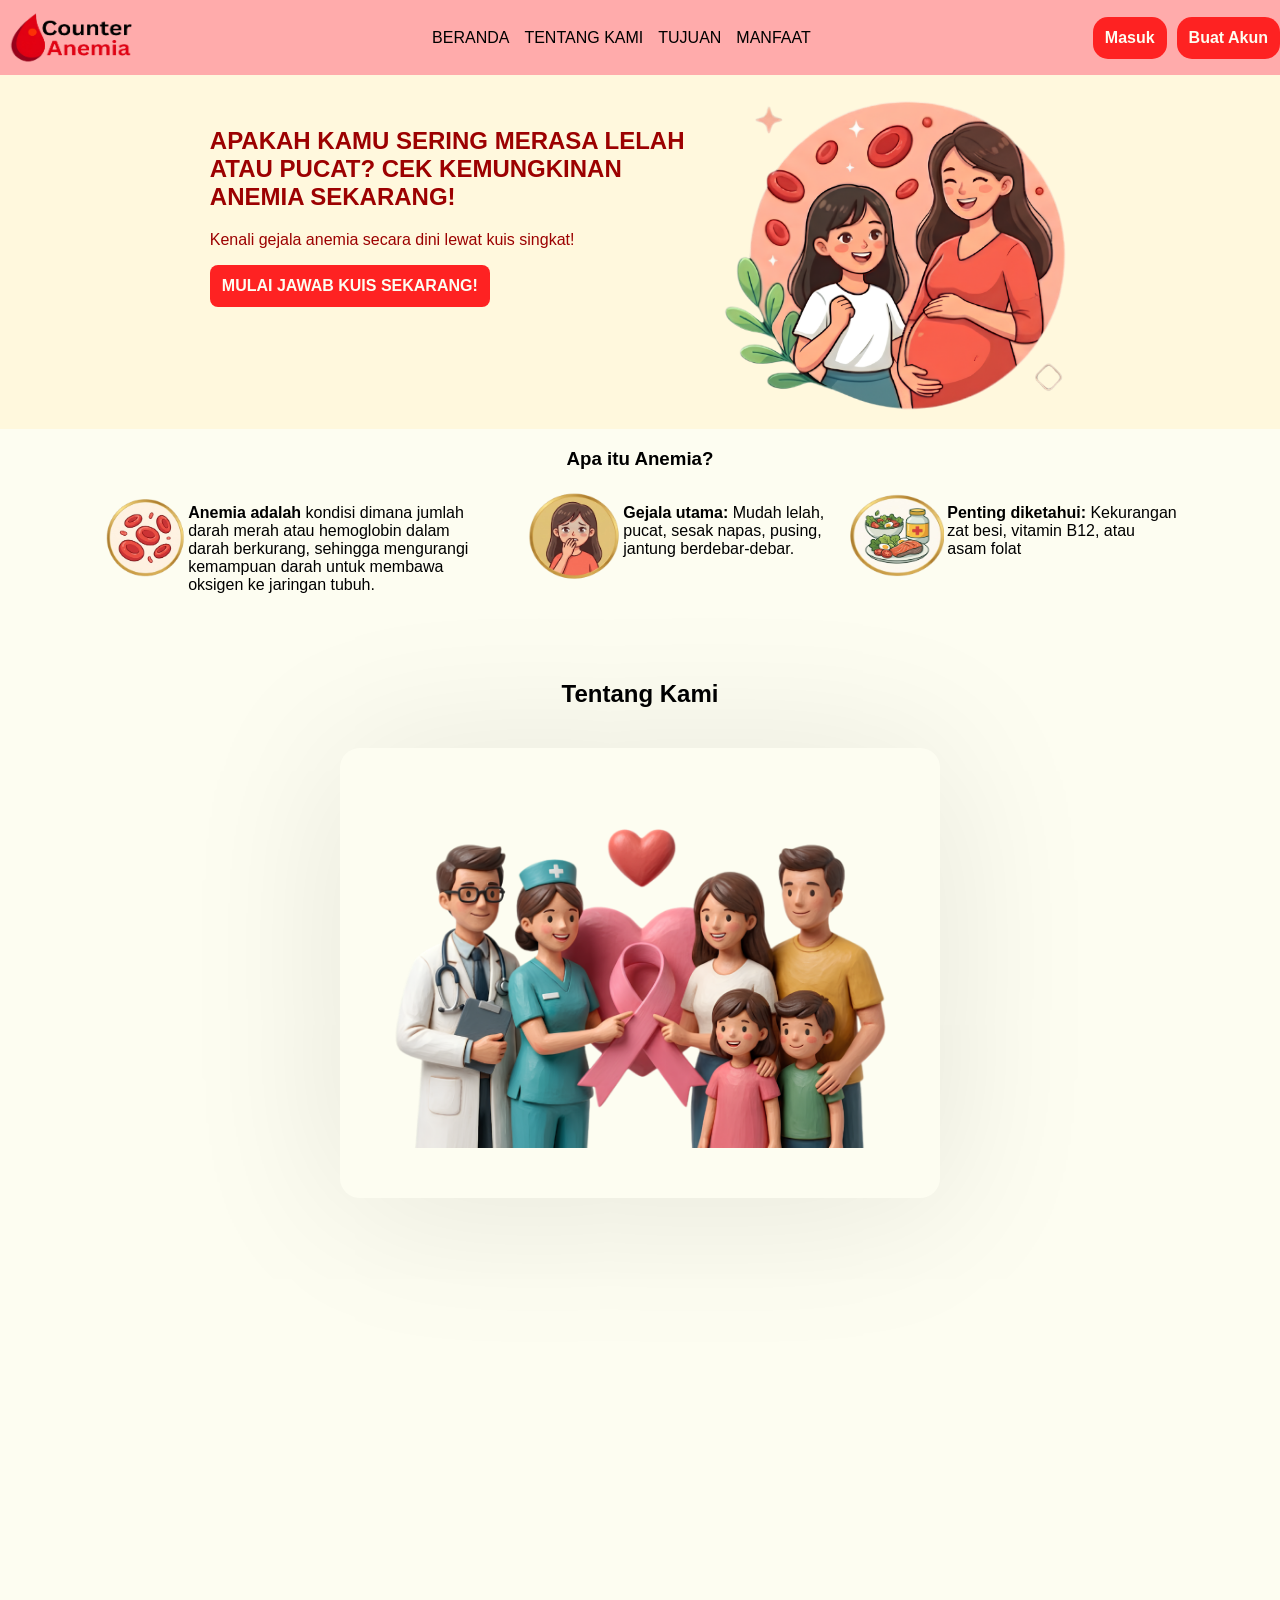
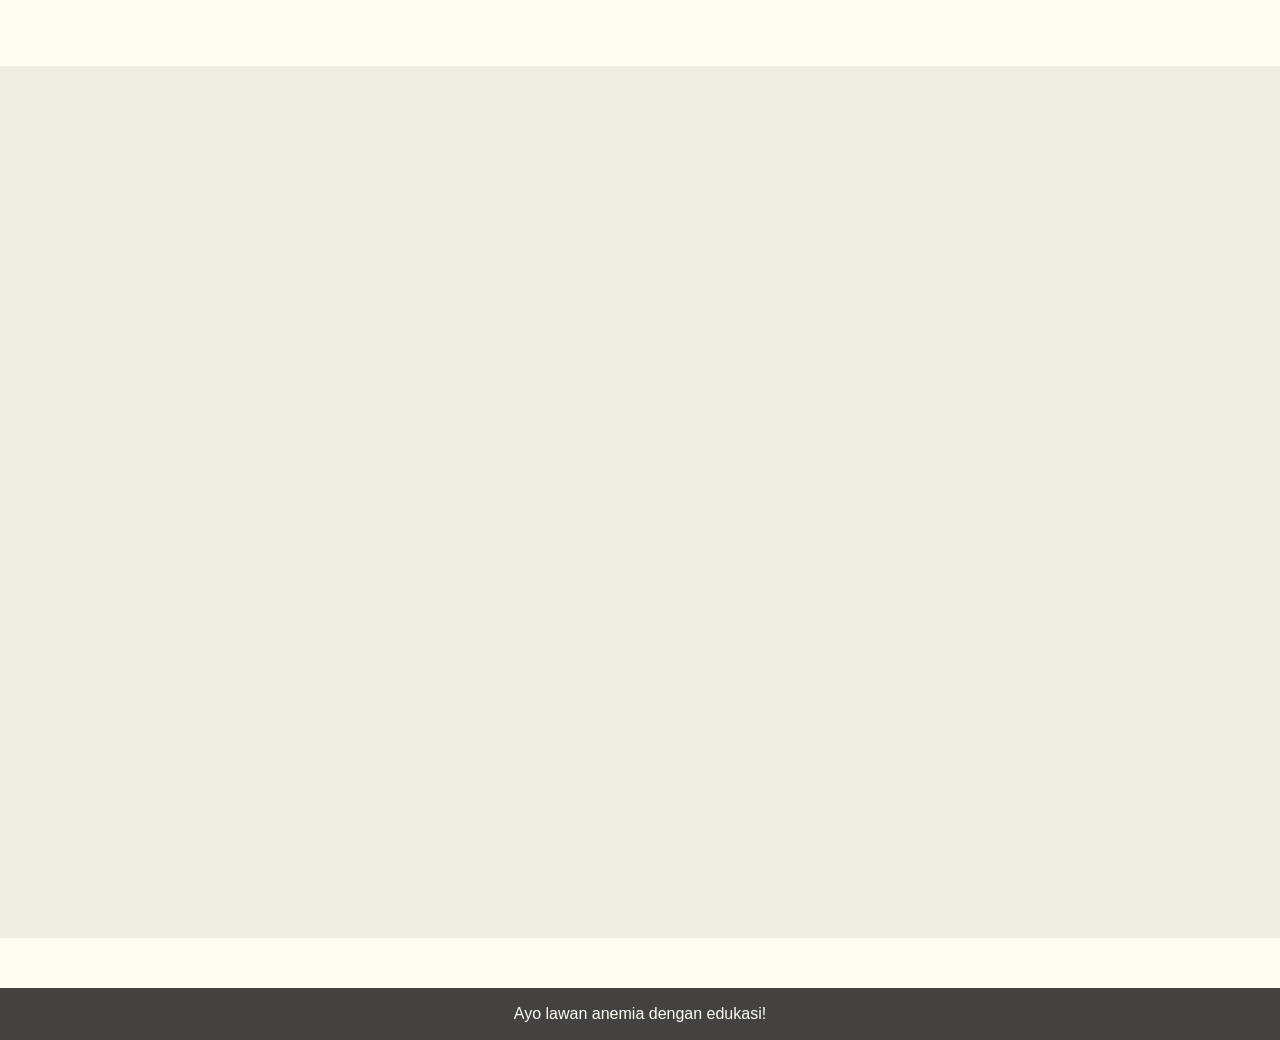
<file: index.html>
<!DOCTYPE html>
<html lang="en">
    <head>
        <meta charset="UTF-8">
        <meta http-equiv="X-UA-Compatible" content="IE=edge">
        <meta name="viewport" content="width=device-width, initial-scale=1.0">
        <title>Counter Anemia</title>
        <link href="https://unpkg.com/aos@2.3.1/dist/aos.css" rel="stylesheet">
        <link rel="stylesheet" type="text/css" href="style.css">
        <!--tag link itu buat hubungin html sama css eksternal-->
    </head>
    <body>
        <div class="halamanUtama">
            <div class="header">
                <img src="Logo.png" alt="Logo" width="150" height="75">
                <div class="bagian">
                    <a href="#startQuiz" id="tombolBeranda">BERANDA</a>
                    <a href="#tentangKami" id="tombolTentangKami">TENTANG KAMI</a>
                    <a href="#tujuan" id="tombolTujuan">TUJUAN</a>
                    <a href="#manfaat" id="tombolManfaat">MANFAAT</a>
                </div>
                <div class="account">
                    <a href="login.html" class="loginButton">Masuk</a>
                    <a href="signUp.html" class="signUpButton">Buat Akun</a>
                </div>
            </div>
            <div id="startQuiz">
                <div class="text">
                    <h2>APAKAH KAMU SERING MERASA LELAH ATAU PUCAT? CEK KEMUNGKINAN ANEMIA SEKARANG!</h2>
                    <p>Kenali gejala anemia secara dini lewat kuis singkat!</p>
                    <a href="quiz.html" class="startQuizButton">MULAI JAWAB KUIS SEKARANG!</a>
                </div>
                <img src="Ibu hamil dan remaja.png" alt="Ibu Hamil dan remaja" width="350" height="350">
            </div>
            <div class="ringkasanAnemia" id="judul">
                <h3>Apa itu Anemia?</h3>
            </div>
            <div class="ringkasanAnemia" id= "informasi" height="500px">
                <div id="pengertianAnemia">
                    <img src="gambar_pendukung_pengertian_anemia-removebg-preview.png" width="100" height="100">
                    <p><strong>Anemia adalah</strong> kondisi dimana jumlah <br> darah merah atau hemoglobin dalam <br> darah berkurang, sehingga mengurangi kemampuan darah untuk membawa <br> oksigen ke jaringan tubuh.</p>
                </div>
                <div id="gejalaAnemia">
                    <img src="Gambar_pendukung_gejala_anemia-removebg-preview.png" width="100" height="100">
                    <p><strong>Gejala utama:</strong> Mudah lelah,<br> pucat, sesak napas, pusing,<br> jantung berdebar-debar.</p>
                </div>
                <div id="penyebabAnemia">
                    <img src="Gambar_pendukung_penyebab_anemia-removebg-preview.png" width="100" height="100">
                    <p><strong>Penting diketahui:</strong> Kekurangan<br> zat besi, vitamin B12, atau<br> asam folat</p>
                </div>
            </div>
        </div>
        <div class="tentangKami" id="tentangKami">
            <div class="judul">
                <h2 data-aos="fade-up">Tentang Kami</h2>
            </div>
            <div class="konten" tabindex="0">
                <div class="flipCard">
                    <div class="gambarDokterMasyarakat">
                        <img src="tentangKami.png" alt="Dokter dan masyarakat" width="500" height="350">
                    </div>
                    <div class="informasiTentangKami">
                        <p style="font-size: 20px">CounterAnemia adalah platform digital yang dirancang untuk menjawab langsung para pengguna di lapangan. Fitur utama kami meliputi analisis nutrisi makanan berbasis AI, pengingat Tablet Tambah Darah (TTD), kalender menstruasi, serta edukasi harian dan kuis interaktif. <br><br> Didukung oleh temuan ilmiah, model kami membuktikan bahwa media digital ramah pengguna secara signifikan meningkatkan literasi kesehatan dan kepatuhan konsumsi TTD. CounterAnemia hadir untuk mengubah perilaku melalui pendampingan teknologi yang berkesinambungan.</p>
                    </div>
                </div>
            </div>
        </div>
        <div class="tujuan" id="tujuan">
            <div class="judul">
                <h2 data-aos="fade-up">Tujuan Kami</h2>
            </div>
            <div class="konten">
                <div data-aos="flip-left" id="tujuan1">
                    <img src="meningkatkan_kesadaran.png" alt="Meningkatkan kesadaran" width="150" height="150">
                    <p>Meningkatkan kesadaran dan edukasi anemia</p>
                </div>
                <div data-aos="flip-left" data-aos-delay="500" id="tujuan2">
                    <img src="edukasi_fleksibel.png" alt="Akses edukasi" width="150" height="150">
                    <p>Menyediakan akses edukasi yang menarik dan fleksibel</p>
                </div>
                <div data-aos="flip-left" data-aos-delay="1000" id="tujuan3">
                    <img src="pencegahan_dini.png" alt="Pencegahan dini" width="150" height="150">
                    <p>Mendorong langkah pencegahan dini</p>
                </div>
            </div>
        </div>
        <div id="manfaat">
            <div class="judul">
                <h2 data-aos="fade-up">Manfaat website ini</h2>
            </div>
            <div class="konten">
                <div class="manfaatAtas">
                    <div data-aos="zoom-in-right" id="manfaat1">
                        <img src="kuisioner.png" alt="Fitur kuisioner" width="150" height="150">
                        <p style="font-size: 18px; font-weight: bold">Fitur kuisioner</p>
                        <p style="font-size: 16px;">Mengatasi miskonsepsi tentang adanya gejala anemia pada pengguna</p>
                    </div>
                    <div data-aos="zoom-in-up" data-aos-delay="500" id="manfaat2">
                        <img src="chatbotAI.png" alt="Chatbot berbasis AI" width="150" height="150">
                        <p style="font-size: 18px; font-weight: bold">Chatbot berbasis AI</p>
                        <p style="font-size: 16px;">Memfasilitasi konsultasi mendalam seputar gejala dan informasi anemia</p>
                    </div>
                    <div data-aos="zoom-in-left" data-aos-delay="1000" id="manfaat3">
                        <img src="catatMens.png" alt="Fitur pencatatan menstruasi" width="150" height="150">
                        <p style="font-size: 18px; font-weight: bold">Fitur pencatatan menstruasi</p>
                        <p style="font-size: 16px;">Membantu pengguna mencatat data siklus menstruasi secara teratur</p>
                    </div>
                </div>
                <div class="manfaatBawah">
                    <div data-aos="zoom-in-right" data-aos-delay="500" id="manfaat4">
                        <img src="analisisMakanan.png" alt="Analisis nutrisi makanan" width="150" height="150">
                        <p style="font-size: 18px; font-weight: bold">Analisis nutrisi makanan</p>
                        <p style="font-size: 16px;">Menganalisis kandungan nutrisi makanan yang dikonsumsi pengguna</p>
                    </div>
                    <div data-aos="zoom-in-left" data-aos-delay="1000" id="manfaat5">
                        <img src="jangkauanTeknologi.png" alt="Penjangkauan berbasis teknologi" width="150" height="150">
                        <p style="font-size: 18px; font-weight: bold">Penjangkauan berbasis teknologi</p>
                        <p style="font-size: 16px;">Mencegah dan mengenali anemia secara interaktif dan modern</p>
                    </div>
                </div>
                </div>
            </div>
        </div>
        <div class="footer">
            <p>Ayo lawan anemia dengan edukasi!</p>
        </div>
        <script src="https://unpkg.com/aos@2.3.1/dist/aos.js"></script>
        <script>
            AOS.init();
        </script>
    </body>
</html>
</file>
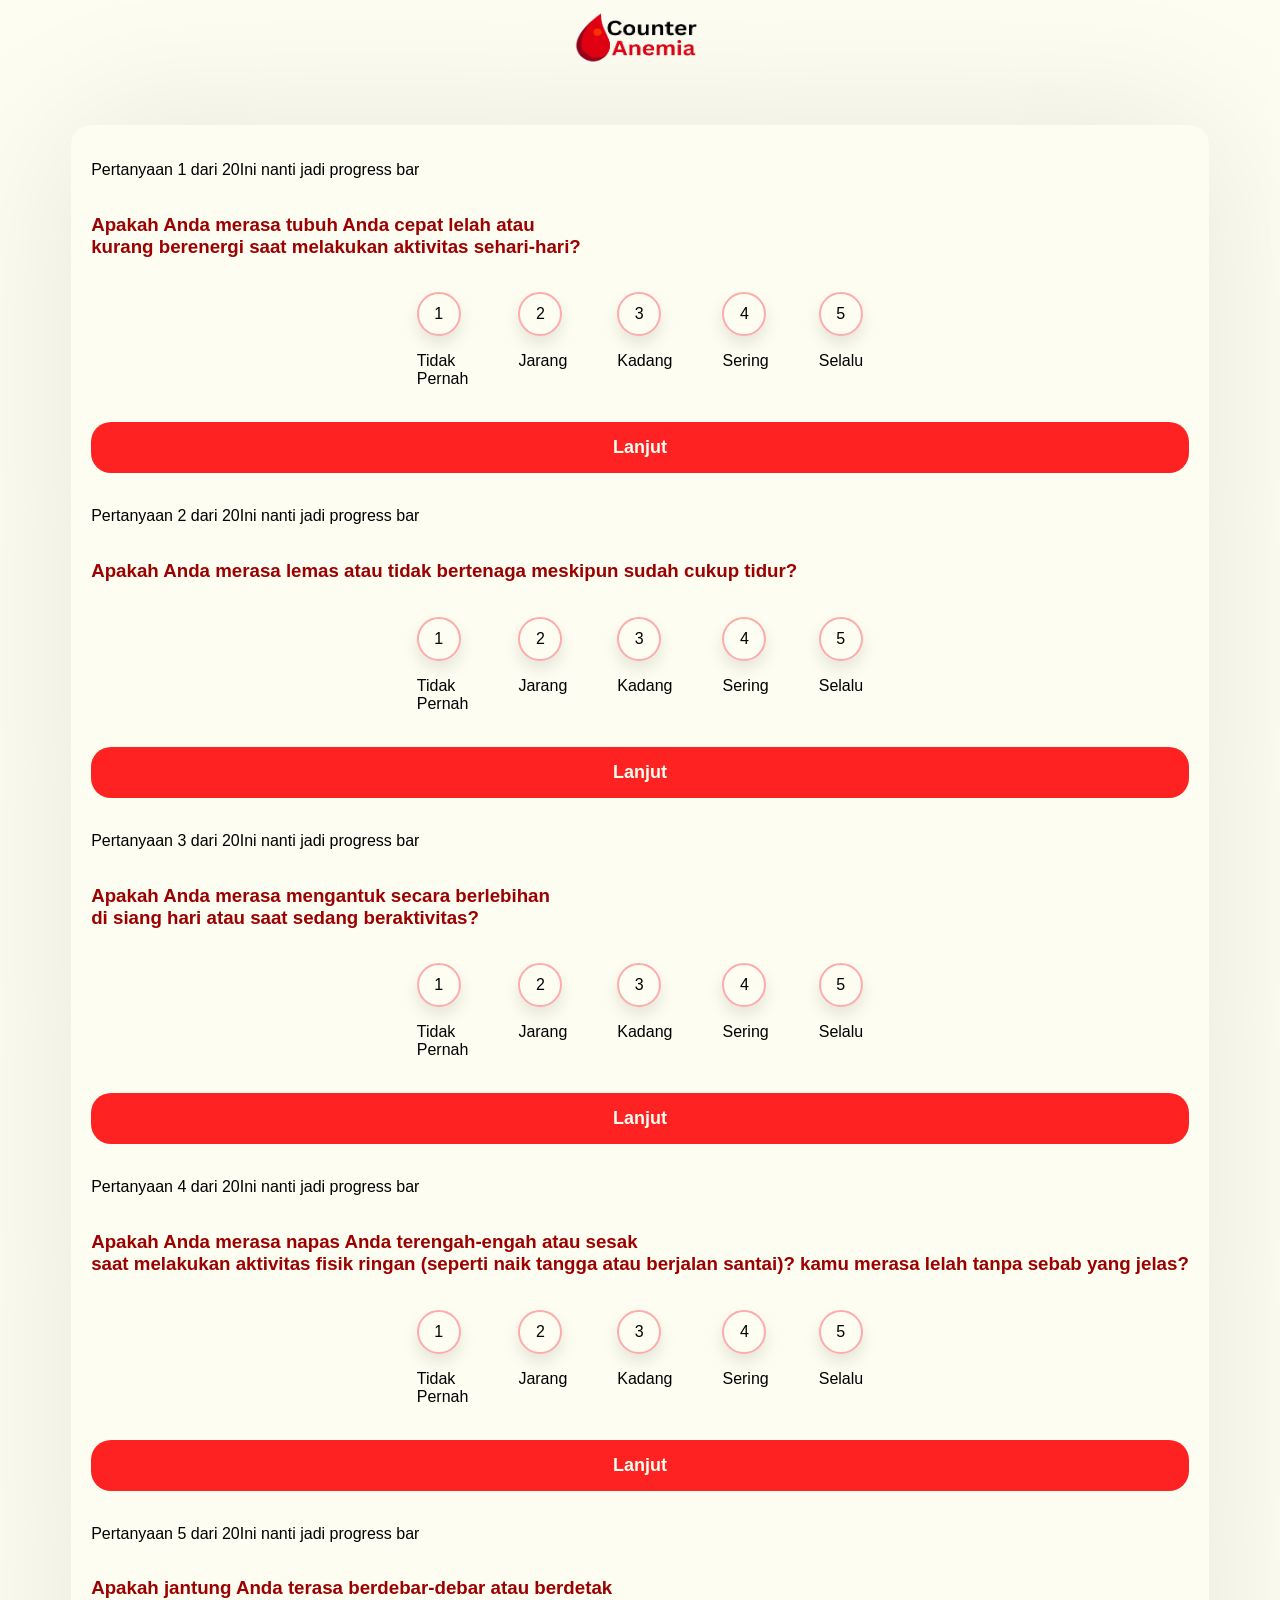
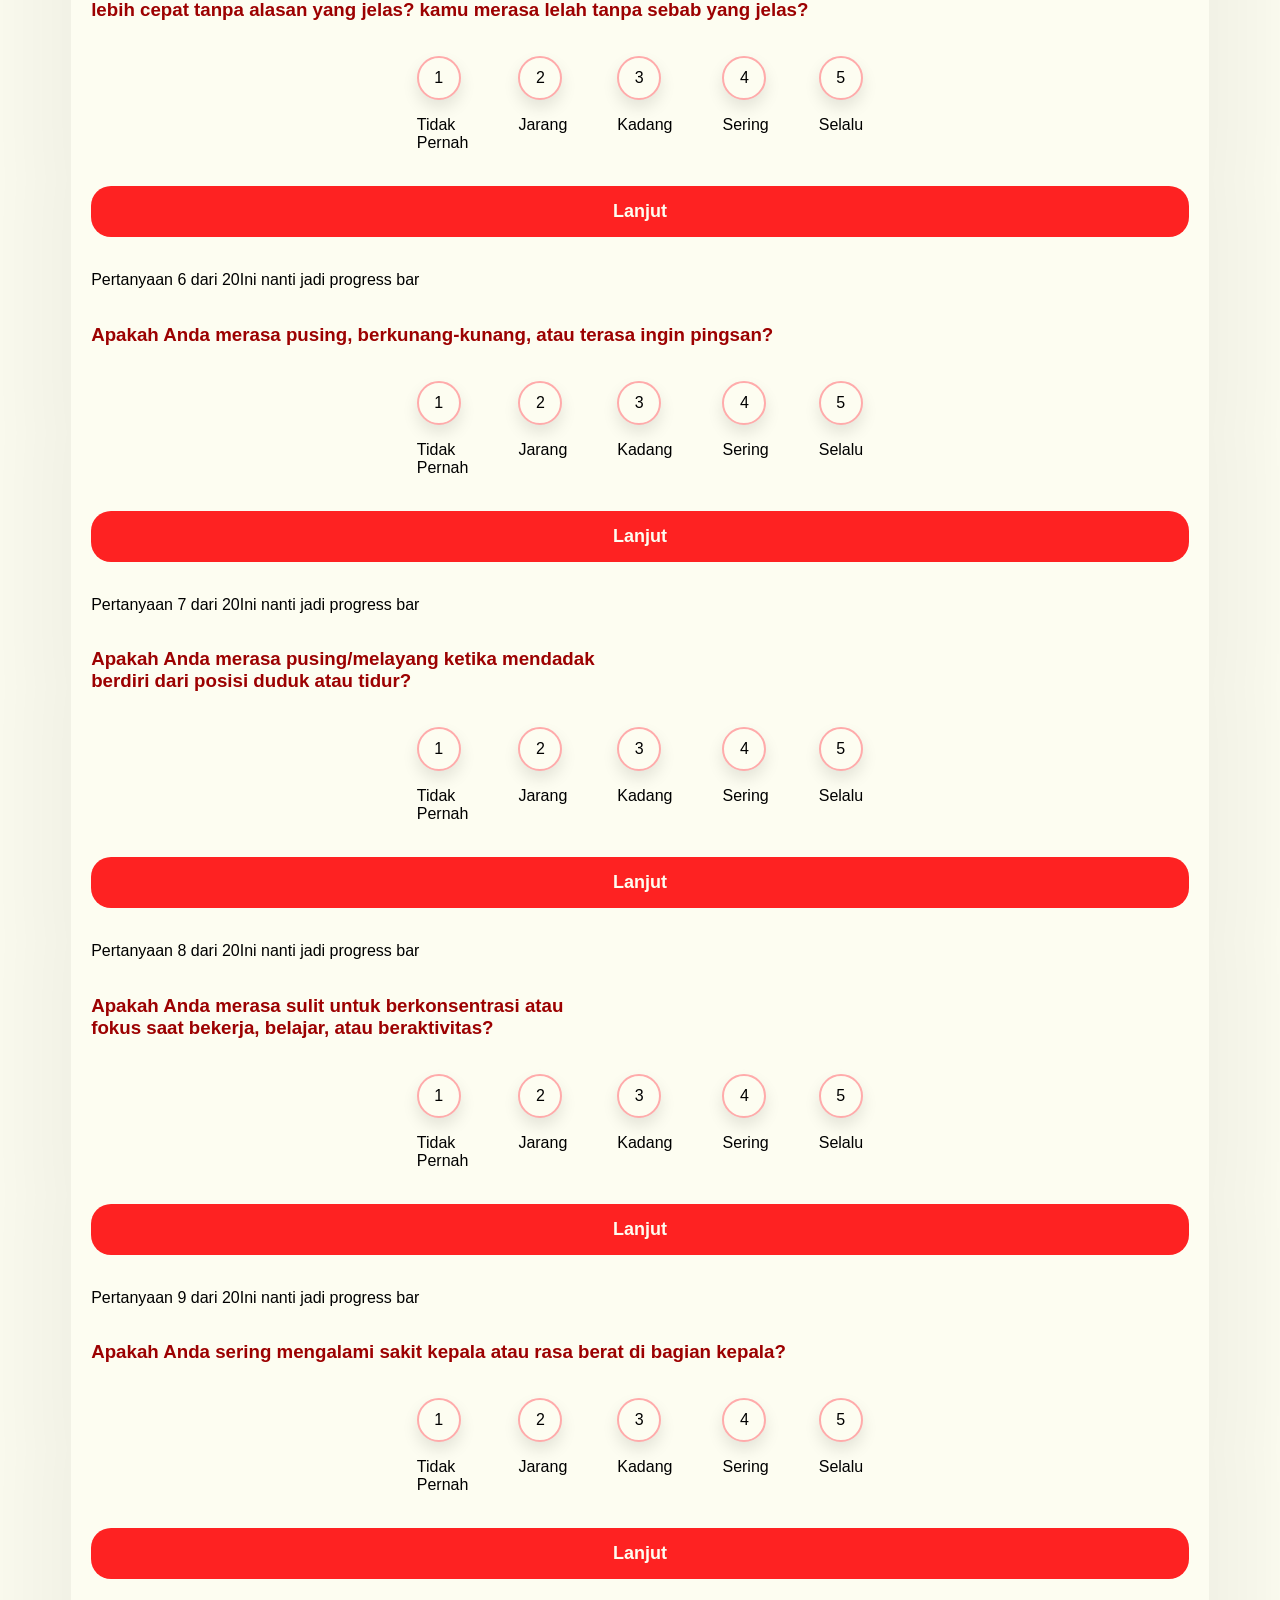
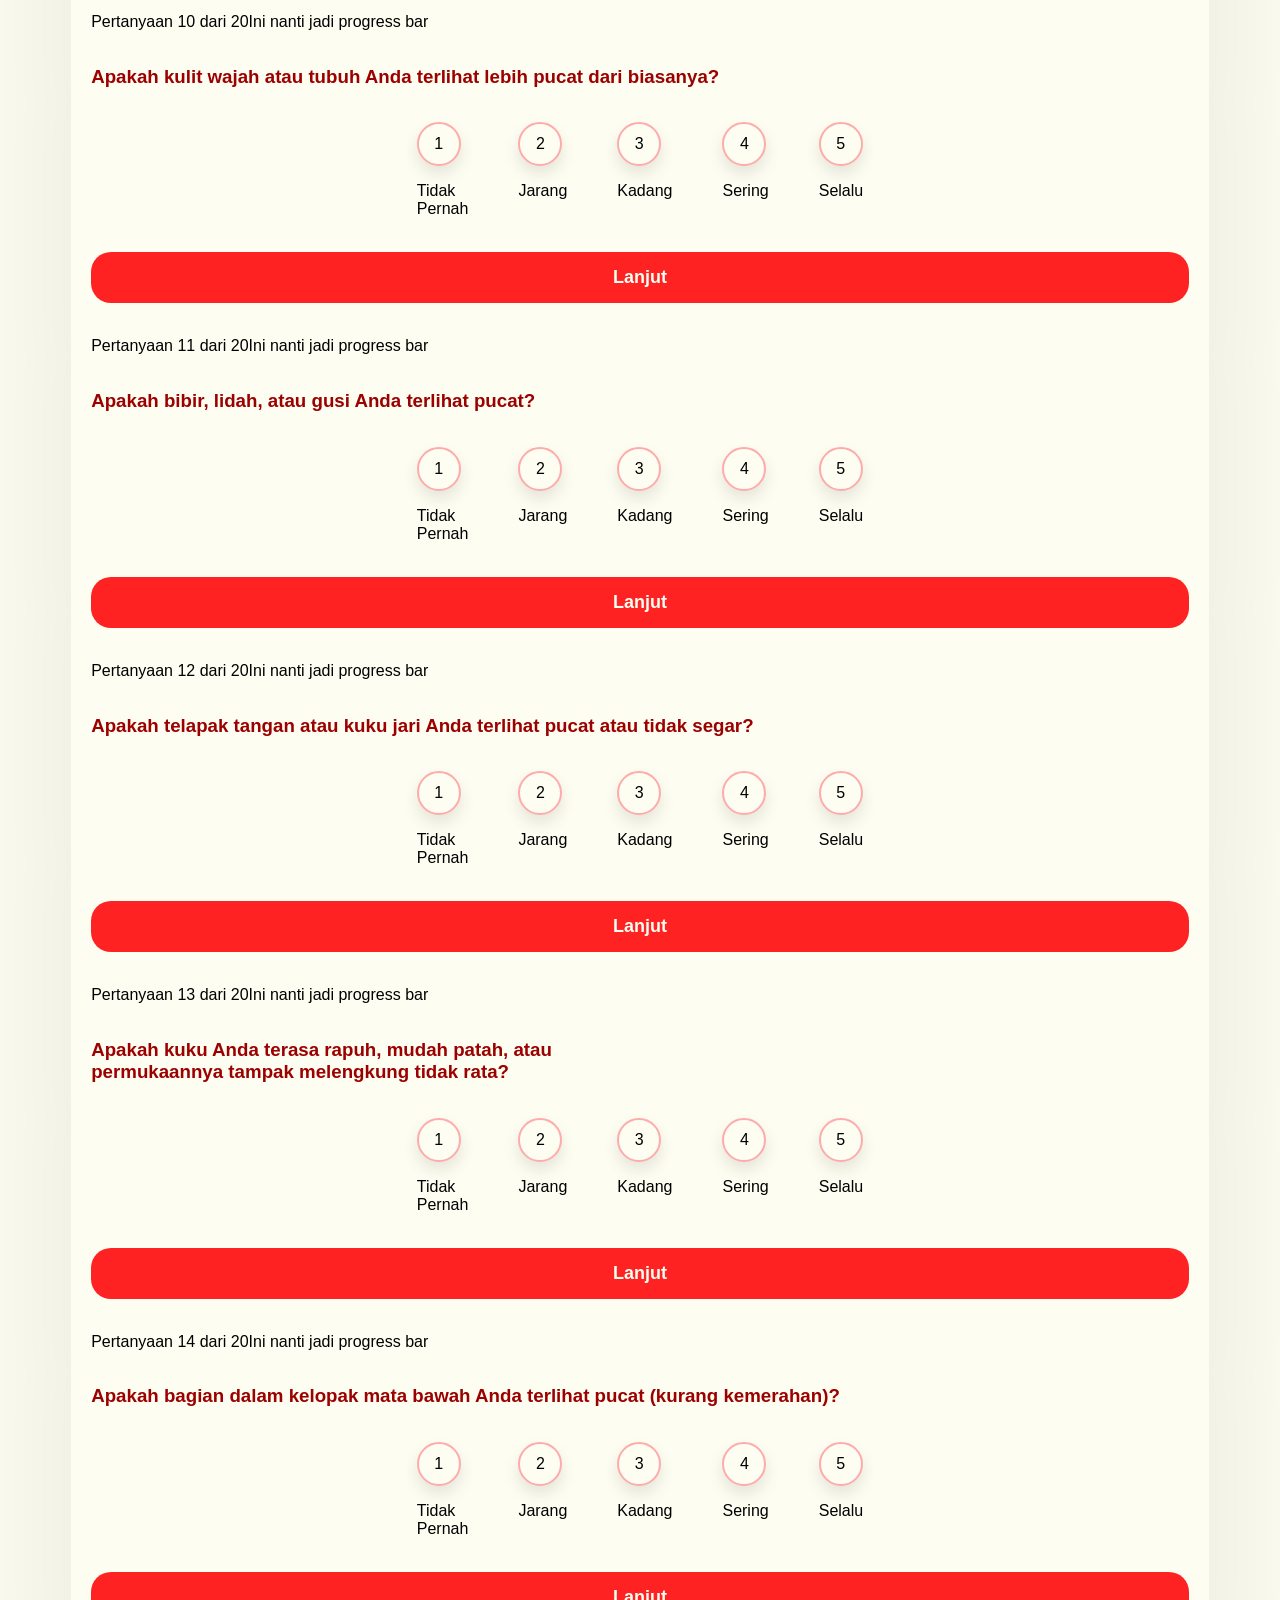
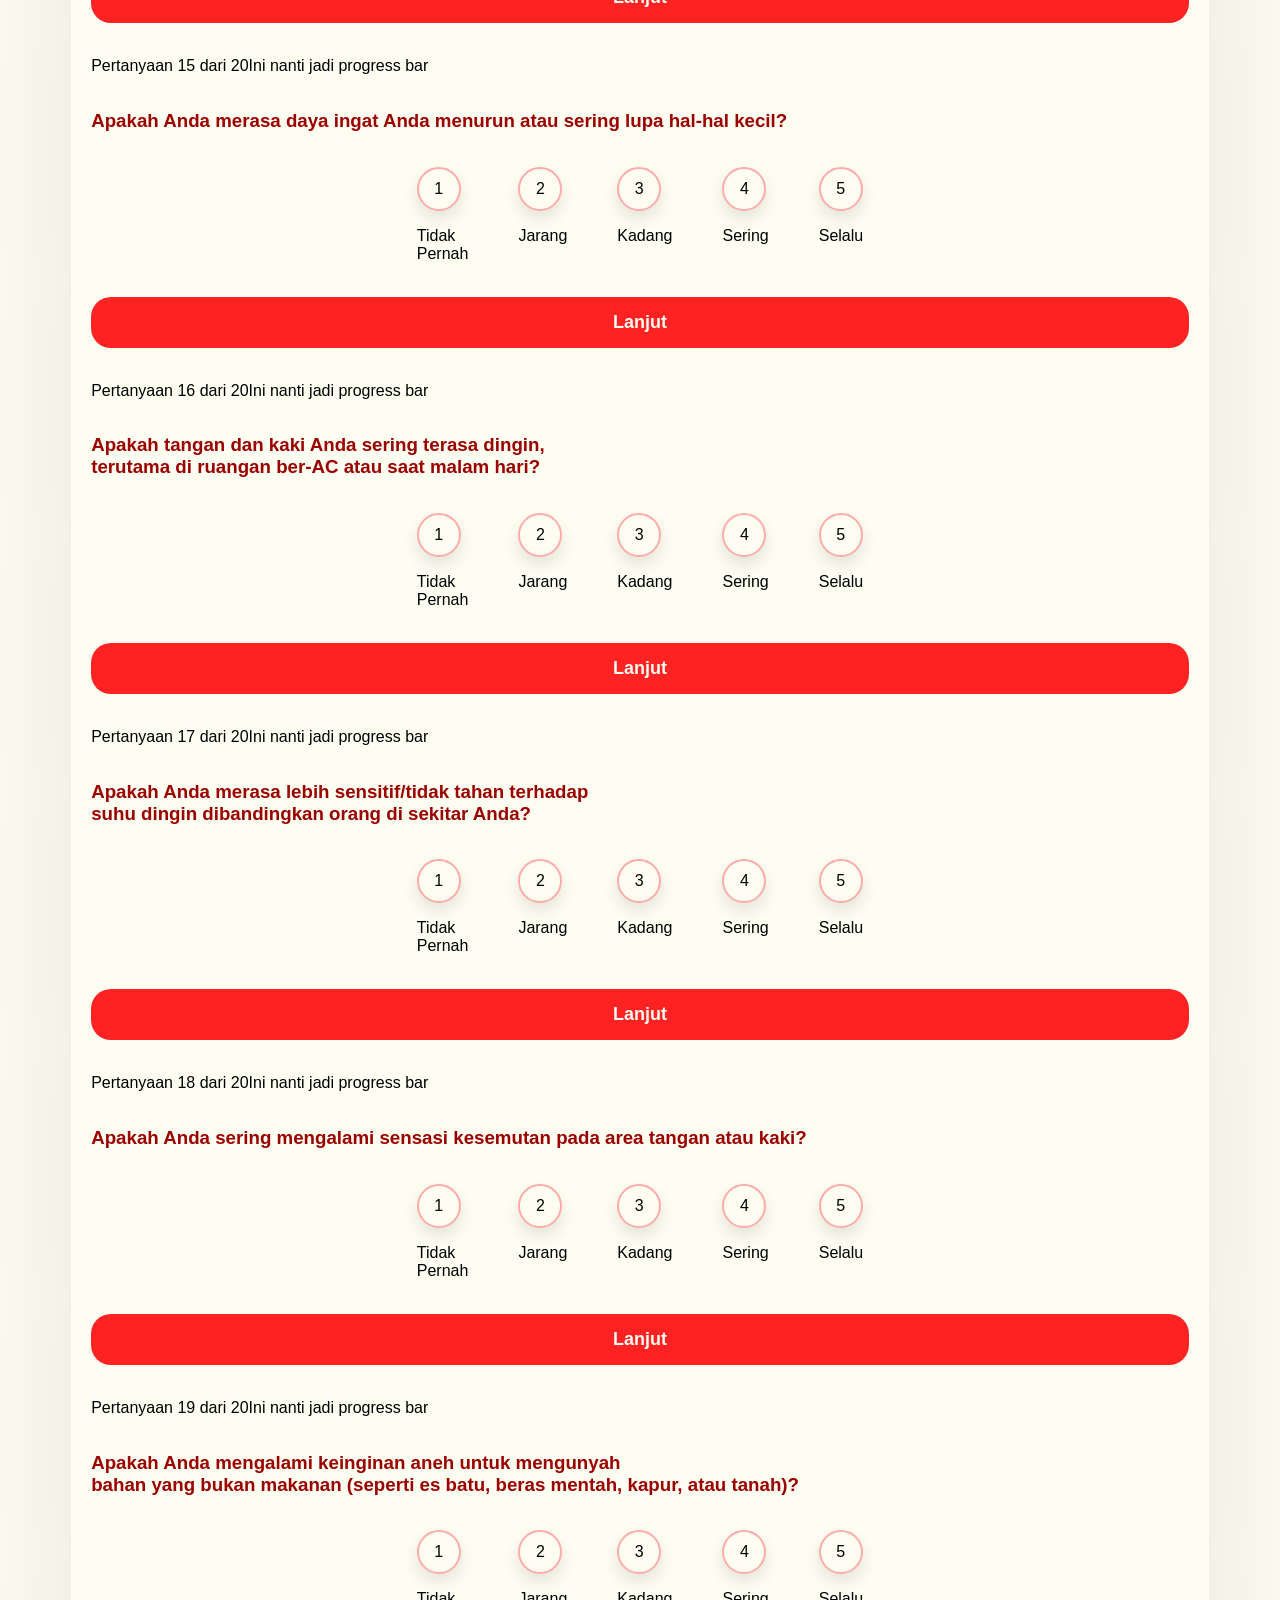
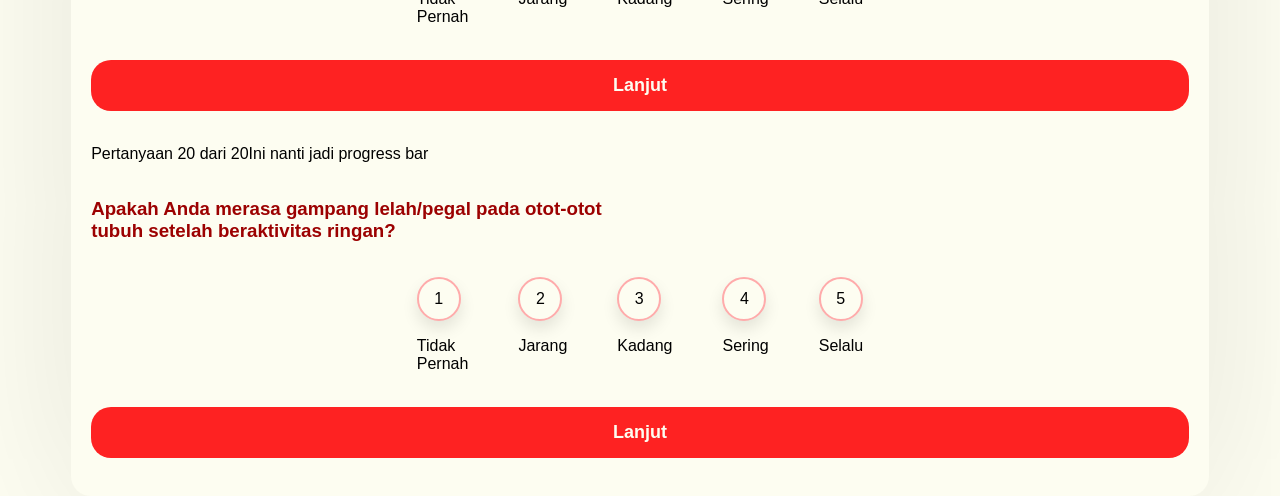
<file: quiz.html>
<!DOCTYPE html>
<html lang="en">
    <head>
        <meta charset="UTF-8">
        <meta http-equiv="X-UA-Compatible" content="IE=edge">
        <meta name="viewport" content="width=device-width, initial-scale=1.0">
        <title>Counter Anemia</title>
        <link rel="stylesheet" type="text/css" href="style.css">
    </head>
    <body>
        <div class="logo">
            <img src="Logo.png" alt="Logo" width="150" height="75">
        </div>
        <div class="kuis">
            <div class="quizBox">
                <div id="soal1">
                    <div class="navigasiKuis">
                        <p>Pertanyaan 1 dari 20</p>
                        <p> Ini nanti jadi progress bar</p>
                    </div>
                    <h3 class="soal" style="color: rgb(156, 1, 1);">Apakah Anda merasa tubuh Anda cepat lelah atau <br> kurang berenergi saat melakukan aktivitas sehari-hari?</h3>
                    <div class="jawab">
                        <div class="tidakPernah">
                            <p class="satu">1</p>
                            <p>Tidak<br>Pernah</p>
                        </div>
                        <div class="jarang">
                            <p class="dua">2</p>
                            <p>Jarang</p>
                        </div>
                        <div class="kadang">
                            <p class="tiga">3</p>
                            <p>Kadang</p>
                        </div>
                        <div class="sering">
                            <p class="empat">4</p>
                            <p>Sering</p>
                        </div>
                        <div class="selalu">
                            <p class="lima">5</p>
                            <p>Selalu</p>
                        </div>
                    </div>
                    <p id="tombolLanjut1" style="color: #fdfdf1; font-size: 18px; font-weight: bold;">Lanjut</p>
                </div>
                <div id="soal2">
                    <div class="navigasiKuis">
                        <p>Pertanyaan 2 dari 20</p>
                        <p> Ini nanti jadi progress bar</p>
                    </div>
                    <h3 class="soal" style="color: rgb(156, 1, 1);">Apakah Anda merasa lemas atau tidak bertenaga meskipun sudah cukup tidur?</h3>
                    <div class="jawab">
                        <div class="tidakPernah">
                            <p class="satu">1</p>
                            <p>Tidak<br>Pernah</p>
                        </div>
                        <div class="jarang">
                            <p class="dua">2</p>
                            <p>Jarang</p>
                        </div>
                        <div class="kadang">
                            <p class="tiga">3</p>
                            <p>Kadang</p>
                        </div>
                        <div class="sering">
                            <p class="empat">4</p>
                            <p>Sering</p>
                        </div>
                        <div class="selalu">
                            <p class="lima">5</p>
                            <p>Selalu</p>
                        </div>
                    </div>
                    <p id="tombolLanjut2" style="color: #fdfdf1; font-size: 18px; font-weight: bold;">Lanjut</p>
                </div>
                <div id="soal3">
                    <div class="navigasiKuis">
                        <p>Pertanyaan 3 dari 20</p>
                        <p> Ini nanti jadi progress bar</p>
                    </div>
                    <h3 class="soal" style="color: rgb(156, 1, 1);">Apakah Anda merasa mengantuk secara berlebihan <br> di siang hari atau saat sedang beraktivitas?</h3>
                    <div class="jawab">
                        <div class="tidakPernah">
                            <p class="satu">1</p>
                            <p>Tidak<br>Pernah</p>
                        </div>
                        <div class="jarang">
                            <p class="dua">2</p>
                            <p>Jarang</p>
                        </div>
                        <div class="kadang">
                            <p class="tiga">3</p>
                            <p>Kadang</p>
                        </div>
                        <div class="sering">
                            <p class="empat">4</p>
                            <p>Sering</p>
                        </div>
                        <div class="selalu">
                            <p class="lima">5</p>
                            <p>Selalu</p>
                        </div>
                    </div>
                    <p id="tombolLanjut3" style="color: #fdfdf1; font-size: 18px; font-weight: bold;">Lanjut</p>
                </div>
                <div id="soal4">
                    <div class="navigasiKuis">
                        <p>Pertanyaan 4 dari 20</p>
                        <p> Ini nanti jadi progress bar</p>
                    </div>
                    <h3 class="soal" style="color: rgb(156, 1, 1);">Apakah Anda merasa napas Anda terengah-engah atau sesak <br> saat melakukan aktivitas fisik ringan (seperti naik tangga atau berjalan santai)? kamu merasa lelah tanpa sebab yang jelas?</h3>
                    <div class="jawab">
                        <div class="tidakPernah">
                            <p class="satu">1</p>
                            <p>Tidak<br>Pernah</p>
                        </div>
                        <div class="jarang">
                            <p class="dua">2</p>
                            <p>Jarang</p>
                        </div>
                        <div class="kadang">
                            <p class="tiga">3</p>
                            <p>Kadang</p>
                        </div>
                        <div class="sering">
                            <p class="empat">4</p>
                            <p>Sering</p>
                        </div>
                        <div class="selalu">
                            <p class="lima">5</p>
                            <p>Selalu</p>
                        </div>
                    </div>
                    <p id="tombolLanjut4" style="color: #fdfdf1; font-size: 18px; font-weight: bold;">Lanjut</p>
                </div>
                <div id="soal5">
                    <div class="navigasiKuis">
                        <p>Pertanyaan 5 dari 20</p>
                        <p> Ini nanti jadi progress bar</p>
                    </div>
                    <h3 class="soal" style="color: rgb(156, 1, 1);">Apakah jantung Anda terasa berdebar-debar atau berdetak <br> lebih cepat tanpa alasan yang jelas? kamu merasa lelah tanpa sebab yang jelas?</h3>
                    <div class="jawab">
                        <div class="tidakPernah">
                            <p class="satu">1</p>
                            <p>Tidak<br>Pernah</p>
                        </div>
                        <div class="jarang">
                            <p class="dua">2</p>
                            <p>Jarang</p>
                        </div>
                        <div class="kadang">
                            <p class="tiga">3</p>
                            <p>Kadang</p>
                        </div>
                        <div class="sering">
                            <p class="empat">4</p>
                            <p>Sering</p>
                        </div>
                        <div class="selalu">
                            <p class="lima">5</p>
                            <p>Selalu</p>
                        </div>
                    </div>
                    <p id="tombolLanjut5" style="color: #fdfdf1; font-size: 18px; font-weight: bold;">Lanjut</p>
                </div>
                <div id="soal6">
                    <div class="navigasiKuis">
                        <p>Pertanyaan 6 dari 20</p>
                        <p> Ini nanti jadi progress bar</p>
                    </div>
                    <h3 class="soal" style="color: rgb(156, 1, 1);">Apakah Anda merasa pusing, berkunang-kunang, atau terasa ingin pingsan?</h3>
                    <div class="jawab">
                        <div class="tidakPernah">
                            <p class="satu">1</p>
                            <p>Tidak<br>Pernah</p>
                        </div>
                        <div class="jarang">
                            <p class="dua">2</p>
                            <p>Jarang</p>
                        </div>
                        <div class="kadang">
                            <p class="tiga">3</p>
                            <p>Kadang</p>
                        </div>
                        <div class="sering">
                            <p class="empat">4</p>
                            <p>Sering</p>
                        </div>
                        <div class="selalu">
                            <p class="lima">5</p>
                            <p>Selalu</p>
                        </div>
                    </div>
                    <p id="tombolLanjut6" style="color: #fdfdf1; font-size: 18px; font-weight: bold;">Lanjut</p>
                </div>
                <div id="soal7">
                    <div class="navigasiKuis">
                        <p>Pertanyaan 7 dari 20</p>
                        <p> Ini nanti jadi progress bar</p>
                    </div>
                    <h3 class="soal" style="color: rgb(156, 1, 1);">Apakah Anda merasa pusing/melayang ketika mendadak <br> berdiri dari posisi duduk atau tidur?</h3>
                    <div class="jawab">
                        <div class="tidakPernah">
                            <p class="satu">1</p>
                            <p>Tidak<br>Pernah</p>
                        </div>
                        <div class="jarang">
                            <p class="dua">2</p>
                            <p>Jarang</p>
                        </div>
                        <div class="kadang">
                            <p class="tiga">3</p>
                            <p>Kadang</p>
                        </div>
                        <div class="sering">
                            <p class="empat">4</p>
                            <p>Sering</p>
                        </div>
                        <div class="selalu">
                            <p class="lima">5</p>
                            <p>Selalu</p>
                        </div>
                    </div>
                    <p id="tombolLanjut7" style="color: #fdfdf1; font-size: 18px; font-weight: bold;">Lanjut</p>
                </div>
                <div id="soal8">
                    <div class="navigasiKuis">
                        <p>Pertanyaan 8 dari 20</p>
                        <p> Ini nanti jadi progress bar</p>
                    </div>
                    <h3 class="soal" style="color: rgb(156, 1, 1);">Apakah Anda merasa sulit untuk berkonsentrasi atau <br> fokus saat bekerja, belajar, atau beraktivitas?</h3>
                    <div class="jawab">
                        <div class="tidakPernah">
                            <p class="satu">1</p>
                            <p>Tidak<br>Pernah</p>
                        </div>
                        <div class="jarang">
                            <p class="dua">2</p>
                            <p>Jarang</p>
                        </div>
                        <div class="kadang">
                            <p class="tiga">3</p>
                            <p>Kadang</p>
                        </div>
                        <div class="sering">
                            <p class="empat">4</p>
                            <p>Sering</p>
                        </div>
                        <div class="selalu">
                            <p class="lima">5</p>
                            <p>Selalu</p>
                        </div>
                    </div>
                    <p id="tombolLanjut8" style="color: #fdfdf1; font-size: 18px; font-weight: bold;">Lanjut</p>
                </div>
                <div id="soal9">
                    <div class="navigasiKuis">
                        <p>Pertanyaan 9 dari 20</p>
                        <p> Ini nanti jadi progress bar</p>
                    </div>
                    <h3 class="soal" style="color: rgb(156, 1, 1);">Apakah Anda sering mengalami sakit kepala atau rasa berat di bagian kepala?</h3>
                    <div class="jawab">
                        <div class="tidakPernah">
                            <p class="satu">1</p>
                            <p>Tidak<br>Pernah</p>
                        </div>
                        <div class="jarang">
                            <p class="dua">2</p>
                            <p>Jarang</p>
                        </div>
                        <div class="kadang">
                            <p class="tiga">3</p>
                            <p>Kadang</p>
                        </div>
                        <div class="sering">
                            <p class="empat">4</p>
                            <p>Sering</p>
                        </div>
                        <div class="selalu">
                            <p class="lima">5</p>
                            <p>Selalu</p>
                        </div>
                    </div>
                    <p id="tombolLanjut9" style="color: #fdfdf1; font-size: 18px; font-weight: bold;">Lanjut</p>
                </div>
                <div id="soal10">
                    <div class="navigasiKuis">
                        <p>Pertanyaan 10 dari 20</p>
                        <p> Ini nanti jadi progress bar</p>
                    </div>
                    <h3 class="soal" style="color: rgb(156, 1, 1);">Apakah kulit wajah atau tubuh Anda terlihat lebih pucat dari biasanya?</h3>
                    <div class="jawab">
                        <div class="tidakPernah">
                            <p class="satu">1</p>
                            <p>Tidak<br>Pernah</p>
                        </div>
                        <div class="jarang">
                            <p class="dua">2</p>
                            <p>Jarang</p>
                        </div>
                        <div class="kadang">
                            <p class="tiga">3</p>
                            <p>Kadang</p>
                        </div>
                        <div class="sering">
                            <p class="empat">4</p>
                            <p>Sering</p>
                        </div>
                        <div class="selalu">
                            <p class="lima">5</p>
                            <p>Selalu</p>
                        </div>
                    </div>
                    <p id="tombolLanjut10" style="color: #fdfdf1; font-size: 18px; font-weight: bold;">Lanjut</p>
                </div>
                <div id="soal11">
                    <div class="navigasiKuis">
                        <p>Pertanyaan 11 dari 20</p>
                        <p> Ini nanti jadi progress bar</p>
                    </div>
                    <h3 class="soal" style="color: rgb(156, 1, 1);">Apakah bibir, lidah, atau gusi Anda terlihat pucat?</h3>
                    <div class="jawab">
                        <div class="tidakPernah">
                            <p class="satu">1</p>
                            <p>Tidak<br>Pernah</p>
                        </div>
                        <div class="jarang">
                            <p class="dua">2</p>
                            <p>Jarang</p>
                        </div>
                        <div class="kadang">
                            <p class="tiga">3</p>
                            <p>Kadang</p>
                        </div>
                        <div class="sering">
                            <p class="empat">4</p>
                            <p>Sering</p>
                        </div>
                        <div class="selalu">
                            <p class="lima">5</p>
                            <p>Selalu</p>
                        </div>
                    </div>
                    <p id="tombolLanjut11" style="color: #fdfdf1; font-size: 18px; font-weight: bold;">Lanjut</p>
                </div>
                <div id="soal12">
                    <div class="navigasiKuis">
                        <p>Pertanyaan 12 dari 20</p>
                        <p> Ini nanti jadi progress bar</p>
                    </div>
                    <h3 class="soal" style="color: rgb(156, 1, 1);">Apakah telapak tangan atau kuku jari Anda terlihat pucat atau tidak segar?</h3>
                    <div class="jawab">
                        <div class="tidakPernah">
                            <p class="satu">1</p>
                            <p>Tidak<br>Pernah</p>
                        </div>
                        <div class="jarang">
                            <p class="dua">2</p>
                            <p>Jarang</p>
                        </div>
                        <div class="kadang">
                            <p class="tiga">3</p>
                            <p>Kadang</p>
                        </div>
                        <div class="sering">
                            <p class="empat">4</p>
                            <p>Sering</p>
                        </div>
                        <div class="selalu">
                            <p class="lima">5</p>
                            <p>Selalu</p>
                        </div>
                    </div>
                    <p id="tombolLanjut12" style="color: #fdfdf1; font-size: 18px; font-weight: bold;">Lanjut</p>
                </div>
                <div id="soal13">
                    <div class="navigasiKuis">
                        <p>Pertanyaan 13 dari 20</p>
                        <p> Ini nanti jadi progress bar</p>
                    </div>
                    <h3 class="soal" style="color: rgb(156, 1, 1);">Apakah kuku Anda terasa rapuh, mudah patah, atau <br> permukaannya tampak melengkung tidak rata?</h3>
                    <div class="jawab">
                        <div class="tidakPernah">
                            <p class="satu">1</p>
                            <p>Tidak<br>Pernah</p>
                        </div>
                        <div class="jarang">
                            <p class="dua">2</p>
                            <p>Jarang</p>
                        </div>
                        <div class="kadang">
                            <p class="tiga">3</p>
                            <p>Kadang</p>
                        </div>
                        <div class="sering">
                            <p class="empat">4</p>
                            <p>Sering</p>
                        </div>
                        <div class="selalu">
                            <p class="lima">5</p>
                            <p>Selalu</p>
                        </div>
                    </div>
                    <p id="tombolLanjut13" style="color: #fdfdf1; font-size: 18px; font-weight: bold;">Lanjut</p>
                </div>
                <div id="soal14">
                    <div class="navigasiKuis">
                        <p>Pertanyaan 14 dari 20</p>
                        <p> Ini nanti jadi progress bar</p>
                    </div>
                    <h3 class="soal" style="color: rgb(156, 1, 1);">Apakah bagian dalam kelopak mata bawah Anda terlihat pucat (kurang kemerahan)?</h3>
                    <div class="jawab">
                        <div class="tidakPernah">
                            <p class="satu">1</p>
                            <p>Tidak<br>Pernah</p>
                        </div>
                        <div class="jarang">
                            <p class="dua">2</p>
                            <p>Jarang</p>
                        </div>
                        <div class="kadang">
                            <p class="tiga">3</p>
                            <p>Kadang</p>
                        </div>
                        <div class="sering">
                            <p class="empat">4</p>
                            <p>Sering</p>
                        </div>
                        <div class="selalu">
                            <p class="lima">5</p>
                            <p>Selalu</p>
                        </div>
                    </div>
                    <p id="tombolLanjut14" style="color: #fdfdf1; font-size: 18px; font-weight: bold;">Lanjut</p>
                </div>
                <div id="soal15">
                    <div class="navigasiKuis">
                        <p>Pertanyaan 15 dari 20</p>
                        <p> Ini nanti jadi progress bar</p>
                    </div>
                    <h3 class="soal" style="color: rgb(156, 1, 1);">Apakah Anda merasa daya ingat Anda menurun atau sering lupa hal-hal kecil?</h3>
                    <div class="jawab">
                        <div class="tidakPernah">
                            <p class="satu">1</p>
                            <p>Tidak<br>Pernah</p>
                        </div>
                        <div class="jarang">
                            <p class="dua">2</p>
                            <p>Jarang</p>
                        </div>
                        <div class="kadang">
                            <p class="tiga">3</p>
                            <p>Kadang</p>
                        </div>
                        <div class="sering">
                            <p class="empat">4</p>
                            <p>Sering</p>
                        </div>
                        <div class="selalu">
                            <p class="lima">5</p>
                            <p>Selalu</p>
                        </div>
                    </div>
                    <p id="tombolLanjut15" style="color: #fdfdf1; font-size: 18px; font-weight: bold;">Lanjut</p>
                </div>
                <div id="soal16">
                    <div class="navigasiKuis">
                        <p>Pertanyaan 16 dari 20</p>
                        <p> Ini nanti jadi progress bar</p>
                    </div>
                    <h3 class="soal" style="color: rgb(156, 1, 1);">Apakah tangan dan kaki Anda sering terasa dingin, <br> terutama di ruangan ber-AC atau saat malam hari?</h3>
                    <div class="jawab">
                        <div class="tidakPernah">
                            <p class="satu">1</p>
                            <p>Tidak<br>Pernah</p>
                        </div>
                        <div class="jarang">
                            <p class="dua">2</p>
                            <p>Jarang</p>
                        </div>
                        <div class="kadang">
                            <p class="tiga">3</p>
                            <p>Kadang</p>
                        </div>
                        <div class="sering">
                            <p class="empat">4</p>
                            <p>Sering</p>
                        </div>
                        <div class="selalu">
                            <p class="lima">5</p>
                            <p>Selalu</p>
                        </div>
                    </div>
                    <p id="tombolLanjut16" style="color: #fdfdf1; font-size: 18px; font-weight: bold;">Lanjut</p>
                </div>
                <div id="soal17">
                    <div class="navigasiKuis">
                        <p>Pertanyaan 17 dari 20</p>
                        <p> Ini nanti jadi progress bar</p>
                    </div>
                    <h3 class="soal" style="color: rgb(156, 1, 1);">Apakah Anda merasa lebih sensitif/tidak tahan terhadap <br> suhu dingin dibandingkan orang di sekitar Anda?</h3>
                    <div class="jawab">
                        <div class="tidakPernah">
                            <p class="satu">1</p>
                            <p>Tidak<br>Pernah</p>
                        </div>
                        <div class="jarang">
                            <p class="dua">2</p>
                            <p>Jarang</p>
                        </div>
                        <div class="kadang">
                            <p class="tiga">3</p>
                            <p>Kadang</p>
                        </div>
                        <div class="sering">
                            <p class="empat">4</p>
                            <p>Sering</p>
                        </div>
                        <div class="selalu">
                            <p class="lima">5</p>
                            <p>Selalu</p>
                        </div>
                    </div>
                    <p id="tombolLanjut17" style="color: #fdfdf1; font-size: 18px; font-weight: bold;">Lanjut</p>
                </div>
                <div id="soal18">
                    <div class="navigasiKuis">
                        <p>Pertanyaan 18 dari 20</p>
                        <p> Ini nanti jadi progress bar</p>
                    </div>
                    <h3 class="soal" style="color: rgb(156, 1, 1);">Apakah Anda sering mengalami sensasi kesemutan pada area tangan atau kaki?</h3>
                    <div class="jawab">
                        <div class="tidakPernah">
                            <p class="satu">1</p>
                            <p>Tidak<br>Pernah</p>
                        </div>
                        <div class="jarang">
                            <p class="dua">2</p>
                            <p>Jarang</p>
                        </div>
                        <div class="kadang">
                            <p class="tiga">3</p>
                            <p>Kadang</p>
                        </div>
                        <div class="sering">
                            <p class="empat">4</p>
                            <p>Sering</p>
                        </div>
                        <div class="selalu">
                            <p class="lima">5</p>
                            <p>Selalu</p>
                        </div>
                    </div>
                    <p id="tombolLanjut18" style="color: #fdfdf1; font-size: 18px; font-weight: bold;">Lanjut</p>
                </div>
                <div id="soal19">
                    <div class="navigasiKuis">
                        <p>Pertanyaan 19 dari 20</p>
                        <p> Ini nanti jadi progress bar</p>
                    </div>
                    <h3 class="soal" style="color: rgb(156, 1, 1);">Apakah Anda mengalami keinginan aneh untuk mengunyah <br> bahan yang bukan makanan (seperti es batu, beras mentah, kapur, atau tanah)?</h3>
                    <div class="jawab">
                        <div class="tidakPernah">
                            <p class="satu">1</p>
                            <p>Tidak<br>Pernah</p>
                        </div>
                        <div class="jarang">
                            <p class="dua">2</p>
                            <p>Jarang</p>
                        </div>
                        <div class="kadang">
                            <p class="tiga">3</p>
                            <p>Kadang</p>
                        </div>
                        <div class="sering">
                            <p class="empat">4</p>
                            <p>Sering</p>
                        </div>
                        <div class="selalu">
                            <p class="lima">5</p>
                            <p>Selalu</p>
                        </div>
                    </div>
                    <p id="tombolLanjut19" style="color: #fdfdf1; font-size: 18px; font-weight: bold;">Lanjut</p>
                </div>
                <div id="soal20">
                    <div class="navigasiKuis">
                        <p>Pertanyaan 20 dari 20</p>
                        <p> Ini nanti jadi progress bar</p>
                    </div>
                    <h3 class="soal" style="color: rgb(156, 1, 1);">Apakah Anda merasa gampang lelah/pegal pada otot-otot <br> tubuh setelah beraktivitas ringan?</h3>
                    <div class="jawab">
                        <div class="tidakPernah">
                            <p class="satu">1</p>
                            <p>Tidak<br>Pernah</p>
                        </div>
                        <div class="jarang">
                            <p class="dua">2</p>
                            <p>Jarang</p>
                        </div>
                        <div class="kadang">
                            <p class="tiga">3</p>
                            <p>Kadang</p>
                        </div>
                        <div class="sering">
                            <p class="empat">4</p>
                            <p>Sering</p>
                        </div>
                        <div class="selalu">
                            <p class="lima">5</p>
                            <p>Selalu</p>
                        </div>
                    </div>
                    <p id="tombolLanjut20" style="color: #fdfdf1; font-size: 18px; font-weight: bold;">Lanjut</p>
                </div>
            </div>
        </div>
    </body>
</html>
</file>
<file: style.css>
* {
    box-sizing: border-box;
}

body {
    background-color: #FDFDF1;
    font-family: Arial, Helvetica, sans-serif;
    margin: 0;
    display: flex;
    flex-direction: column;
    gap: 50px;
}

.header {
    display: flex;
    justify-content: space-between;
    align-items: center;
    background-color: #ffabab;
}

.bagian {
    display: flex;
    gap: 15px;
    font-family: 'Gill Sans', 'Gill Sans MT', Calibri, 'Trebuchet MS', sans-serif;
}

.bagian a {
    color:black;
    background: none;
    text-decoration: none;
}

#tombolBeranda:hover {
    color:#e90b0b;
}

#tombolTentangKami:hover {
    color: #e90b0b;
}

#tombolTujuan:hover {
    color: #e90b0b;
}

#tombolManfaat:hover {
    color: #e90b0b;
}

.logo {
    display: flex;
    justify-content: center;
}

.account {
    display: flex;
    justify-content: space-between;
    align-items: center;
    gap: 10px;
}

.loginButton {
    background-color: #fe2222;
    color:#FDFDF1;
    padding: 12px;
    border-radius: 15px;
    text-decoration: none;
    font-weight: bold;
}

.loginButton:hover {
    background: #c41818;
    text-decoration: underline;
}

.signUpButton {
    background-color: #fe2222;
    color:#FDFDF1;
    padding: 12px;
    border-radius: 15px;
    text-decoration: none;
    font-weight: bold;
}

.signUpButton:hover {
    background: #c41818;
    text-decoration: underline;
}

#startQuiz {
    display: flex;
    background-color: rgb(255, 248, 221);
    justify-content: center;
    padding: 2px;
}

.text {
    margin-top: 30px;
    text-align: left;
    width: 40%;
    color: rgb(156, 1, 1)
}

.startQuizButton {
    display: inline-block;
    background-color: #fe2222;
    color:#FDFDF1;
    padding: 12px;
    border-radius:  8px;
    text-decoration: none; /*Buat hilangin underlinenya*/
    font-weight: bold;
}

.startQuizButton:hover {
    background-color:#c41818;
}

#judul {
    display: flex;
    text-align: center;
    justify-content: center;
}

#informasi {
    display: flex;
    justify-content: center;
    gap: 20px;
    text-align: left;
    width: 100%;
}

#pengertianAnemia {
    display: flex;
    width: 400px;
}

#gejalaAnemia {
    display: flex;
}


#penyebabAnemia {
    display: flex;
    gap: 3px;
}

#tentangKami {
    display: flex;
    flex-direction: column;
    align-items: center;
}

#tentangKami .judul {
    text-align: center;
    animation: fadeUp 3s infinite;
}

#tentangKami .konten {
    width: 600px;
    height: 450px;
    perspective: 1000px;
    position: relative;
    margin: 20px;
}

.flipCard {
    position: relative;
    width: 100%;
    height: 100%;
    transition: transform 0.6s;
    transform-style: preserve-3d;
}

#tentangKami .konten:hover .flipCard {
    transform: rotateY(180deg);
}

.gambarDokterMasyarakat, .informasiTentangKami {
    position: absolute;
    width: 100%;
    height: 100%;
    backface-visibility: hidden;
    border-radius: 10px;
    box-shadow: 0 8px 160px rgba(0, 0, 0, 0.1);
    overflow: hidden;
    display: flex;
    flex-direction: column;
    justify-content: center;
    align-items: center;
    cursor: pointer;
}

.gambarDokterMasyarakat {
    background-color: #FDFDF1;
    border-radius: 20px;
}

.informasiTentangKami {
    background-color: rgb(217, 216, 212);
    padding: 30px;
    transform: rotateY(180deg);
    text-align: center;
}

#tujuan .judul {
    display: flex;
    justify-content: center;
}

#tujuan .konten {
    display: flex;
    background-color: #fdfdf1;
    width: 100%;
    justify-content: center;
    gap: 20px;
    text-align: center;
}

#tujuan .konten #tujuan1, #tujuan .konten #tujuan2, #tujuan .konten #tujuan3 {
    background-color: rgb(253, 245, 216);
    padding: 20px;
    border-radius: 20px;
    width: 15%;
}

#manfaat {
    display: flex;
    flex-direction: column;
    justify-content: center;
    background-color: #eeeee5;
    padding: 20px;
    text-align: center;
    width: 100%;
}

#manfaat .judul {
    display: flex;
    justify-content: center;
}

#manfaat .konten {
    /* display: flex;
    justify-content: center; */
    text-align: center;
    gap: 20px;
    width: 100%;
}

#manfaat .konten .manfaatAtas, #manfaat .konten .manfaatBawah {
    display: flex;
    justify-content: center;
    padding: 20px;
    gap: 50px;
}
#manfaat .konten #manfaat1, #manfaat .konten #manfaat2, #manfaat .konten #manfaat3, #manfaat .konten #manfaat4, #manfaat .konten #manfaat5 {
    background-color: #fdfdf1;
    border-radius: 20px;
    gap: 30px;
    width: fit-content;
    padding: 20px;
    width: 275px;
}

.footer {
    text-align: center;
    background-color:  rgb(67, 66, 65);
    padding: 1px;
    color: #FDFDF1;
}

.kuis {
    display: flex;
    justify-content: center;
}

.quizBox {
    background-color: #fdfdf1;
    box-shadow: 0 8px 160px rgba(0, 0, 0, 0.1);
    width: fit-content;
    padding: 20px;
    border-radius: 20px;
}

/* .quizBox #soal1, .quizBox #soal4, .quizBox #soal3, .quizBox #soal4 , .quizBox #soal1, .quizBox #soal5, .quizBox #soal6, .quizBox #soal7, .quizBox #soal8, .quizBox #soal9, .quizBox #soal10, .quizBox #soal11, .quizBox #soal12, .quizBox #soal13,.quizBox #soal14, .quizBox #soal15, .quizBox #soal16, .quizBox #soal17, .quizBox #soal18, .quizBox #soal19, .quizBox #soal20 {
    background-color: #fdfdf1;
    box-shadow: 0 8px 160px rgba(0, 0, 0, 0.1);
    width: fit-content;
    padding: 20px;
    border-radius: 20px;
} */

.navigasiKuis {
    display: flex;
}

.jawab {
    display: flex;
    justify-content: center;
    gap: 50px;
}

.jawab .tidakPernah .satu, .jawab .jarang .dua, .jawab .kadang .tiga, .jawab .sering .empat, .jawab .selalu .lima  {
    display: flex;
    background-color: #fdfdf1;
    border: 2px solid #ffabab;
    box-shadow: 0 8px 16px rgba(0, 0, 0, 0.1);
    width: 44px;
    height: 44px;
    border-radius: 50%;
    align-items: center;
    justify-content: center;
    cursor: pointer;
}

.jawab .tidakPernah .satu:hover , .jawab .jarang .dua:hover, .jawab .kadang .tiga:hover, .jawab .sering .empat:hover, .jawab .selalu .lima:hover {
    background-color: #fe2222;
    color: #fdfdf1;
}

#tombolLanjut1, #tombolLanjut2, #tombolLanjut3, #tombolLanjut4, #tombolLanjut5, #tombolLanjut6, #tombolLanjut7, #tombolLanjut8, #tombolLanjut9, #tombolLanjut10, #tombolLanjut11, #tombolLanjut12, #tombolLanjut13, #tombolLanjut14, #tombolLanjut15, #tombolLanjut16, #tombolLanjut17, #tombolLanjut1, #tombolLanjut18, #tombolLanjut19, #tombolLanjut20 {
    display: flex;
    background-color:#fe2222;
    justify-content: center;
    align-items: center;
    width: auto;
    padding: 15px;
    border-radius: 20px;
    cursor: default;
}
</file>
